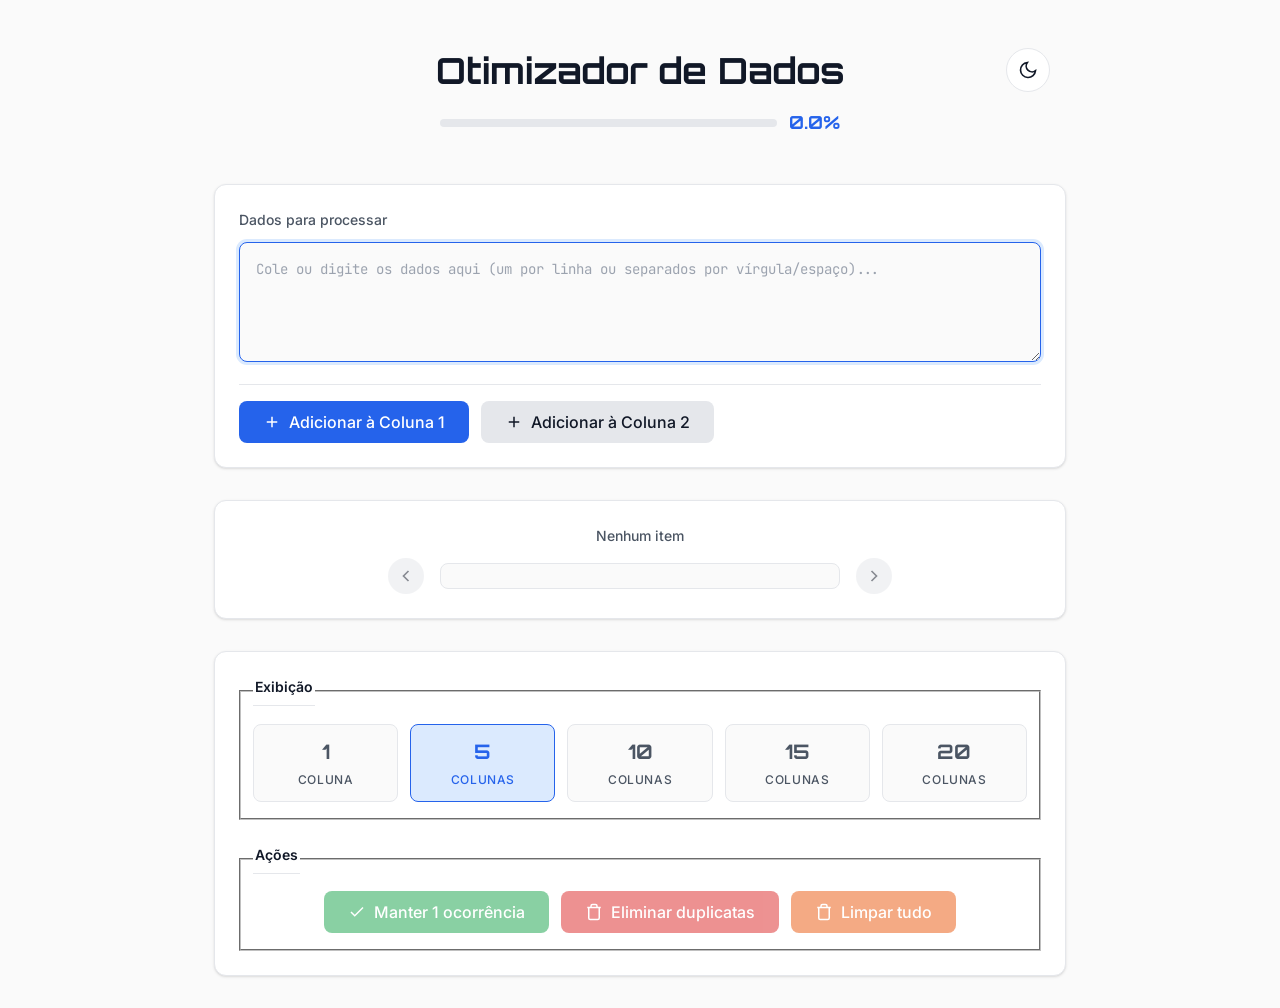
<file: index.html>
<!DOCTYPE html>
<html lang="pt-BR">
<head>
  <meta charset="UTF-8" />
  <meta name="viewport" content="width=device-width, initial-scale=1.0" />
  <meta http-equiv="X-UA-Compatible" content="IE=edge" />
  
  <!-- Preconnect para fontes -->
  <link rel="preconnect" href="https://fonts.googleapis.com" />
  <link rel="preconnect" href="https://fonts.gstatic.com" crossorigin />
  <link href="https://fonts.googleapis.com/css2?family=Exo+2:ital,wght@0,100..900;1,100..900&family=Inter:ital,opsz,wght@0,14..32,100..900;1,14..32,100..900&family=JetBrains+Mono:wght@400;500;600&family=Orbitron:wght@400..900&display=swap" rel="stylesheet" />
  
  <!-- Favicon -->
  <link rel="icon" href="./img/limpeza.png" type="image/png" />
  
  <!-- CSS - Design System -->
  <link rel="stylesheet" href="styles/tokens.css" />
  <link rel="stylesheet" href="styles/components.css" />
  
  <title>Otimizador de Dados 20.14</title>
  <meta name="description" content="Ferramenta para otimização e limpeza de dados duplicados" />
</head>

<body>
  <!-- Skip link para acessibilidade -->
  <a href="#main-content" class="skip-link">Pular para conteúdo principal</a>
  
  <!-- Container de toasts -->
  <div id="toast-container" class="toast-container" aria-live="polite" aria-label="Notificações"></div>
  
  <main id="main-content" class="app" role="main">
    <!-- Header -->
    <header class="app__header">
      <h1 class="app__title">Otimizador de Dados</h1>
      
      <!-- Dark Mode Toggle -->
      <button 
        type="button" 
        class="theme-toggle" 
        id="theme-toggle"
        aria-label="Alternar modo escuro"
        title="Alternar tema (claro/escuro)"
      >
        <svg class="icon-moon" viewBox="0 0 24 24" fill="none" stroke="currentColor" stroke-width="2" aria-hidden="true">
          <path d="M21 12.79A9 9 0 1 1 11.21 3 7 7 0 0 0 21 12.79z"/>
        </svg>
        <svg class="icon-sun" viewBox="0 0 24 24" fill="none" stroke="currentColor" stroke-width="2" aria-hidden="true">
          <circle cx="12" cy="12" r="5"/>
          <line x1="12" y1="1" x2="12" y2="3"/>
          <line x1="12" y1="21" x2="12" y2="23"/>
          <line x1="4.22" y1="4.22" x2="5.64" y2="5.64"/>
          <line x1="18.36" y1="18.36" x2="19.78" y2="19.78"/>
          <line x1="1" y1="12" x2="3" y2="12"/>
          <line x1="21" y1="12" x2="23" y2="12"/>
          <line x1="4.22" y1="19.78" x2="5.64" y2="18.36"/>
          <line x1="18.36" y1="5.64" x2="19.78" y2="4.22"/>
        </svg>
      </button>

      <!-- Barra de progresso -->
      <div class="app__progress" role="progressbar" aria-valuenow="0" aria-valuemin="0" aria-valuemax="100" aria-label="Progresso do processamento">
        <div class="app__progress-bar">
          <div id="progress-fill" class="app__progress-fill" style="width: 0%"></div>
        </div>
        <span id="progress-text" class="app__progress-text">0%</span>
      </div>
    </header>
    
    <!-- Seção de Input -->
    <section class="app__input-section" aria-labelledby="input-section-title">
      <h2 id="input-section-title" class="visually-hidden">Entrada de dados</h2>
      <label for="data-input" class="app__input-label">Dados para processar</label>
      <textarea 
        id="data-input" 
        class="app__textarea" 
        placeholder="Cole ou digite os dados aqui (um por linha ou separados por vírgula/espaço)..."
        aria-describedby="input-hint"
        spellcheck="false"
      ></textarea>
      <p id="input-hint" class="visually-hidden">Pressione Enter para adicionar à coluna selecionada, ou use os botões abaixo</p>
      
      <div class="app__input-actions">
        <button 
          type="button" 
          class="btn btn--primary btn--lg" 
          id="btn-add-col1"
          aria-label="Adicionar dados à Coluna 1"
        >
          <svg width="18" height="18" viewBox="0 0 24 24" fill="none" stroke="currentColor" stroke-width="2" aria-hidden="true">
            <path d="M12 5v14M5 12h14"/>
          </svg>
          Adicionar à Coluna 1
        </button>
        <button 
          type="button" 
          class="btn btn--secondary btn--lg" 
          id="btn-add-col2"
          aria-label="Adicionar dados à Coluna 2"
        >
          <svg width="18" height="18" viewBox="0 0 24 24" fill="none" stroke="currentColor" stroke-width="2" aria-hidden="true">
            <path d="M12 5v14M5 12h14"/>
          </svg>
          Adicionar à Coluna 2
        </button>
      </div>
    </section>
    
    <!-- Navegação -->
    <section class="app__navigation" aria-labelledby="nav-title">
      <h2 id="nav-title" class="visually-hidden">Navegação entre itens</h2>
      <p class="app__nav-label" id="nav-current-label">Item atual</p>
      
      <div class="app__nav-controls">
        <button 
          type="button" 
          class="btn btn--icon btn--secondary" 
          id="btn-prev"
          aria-label="Item anterior"
          disabled
        >
          <svg viewBox="0 0 24 24" fill="none" stroke="currentColor" stroke-width="2" aria-hidden="true">
            <path d="M15 18l-6-6 6-6"/>
          </svg>
        </button>
        
        <output 
          id="current-value" 
          class="app__current-value" 
          aria-live="polite"
          aria-label="Valor do item atual"
          readonly
        ></output>
        
        <button 
          type="button" 
          class="btn btn--icon btn--secondary" 
          id="btn-next"
          aria-label="Próximo item"
          disabled
        >
          <svg viewBox="0 0 24 24" fill="none" stroke="currentColor" stroke-width="2" aria-hidden="true">
            <path d="M9 18l6-6-6-6"/>
          </svg>
        </button>
      </div>
    </section>
    
    <!-- Controles -->
    <section class="app__controls" aria-labelledby="controls-title">
      <h2 id="controls-title" class="visually-hidden">Controles de processamento</h2>
      
      <!-- Grupo: Exibição -->
      <fieldset class="control-group">
        <legend class="control-group__legend">Exibição</legend>
        <div class="radio-group" role="radiogroup" aria-label="Número de colunas na visualização">
          <div class="radio-option">
            <input 
              type="radio" 
              class="radio-option__input" 
              name="columns" 
              value="1" 
              id="col-1"
              aria-label="1 coluna"
            />
            <label for="col-1" class="radio-option__label">
              <span class="radio-option__value">1</span>
              <span class="radio-option__text">coluna</span>
            </label>
          </div>
          <div class="radio-option">
            <input 
              type="radio" 
              class="radio-option__input" 
              name="columns" 
              value="5" 
              id="col-5"
              aria-label="5 colunas"
              checked
            />
            <label for="col-5" class="radio-option__label">
              <span class="radio-option__value">5</span>
              <span class="radio-option__text">colunas</span>
            </label>
          </div>
          <div class="radio-option">
            <input 
              type="radio" 
              class="radio-option__input" 
              name="columns" 
              value="10" 
              id="col-10"
              aria-label="10 colunas"
            />
            <label for="col-10" class="radio-option__label">
              <span class="radio-option__value">10</span>
              <span class="radio-option__text">colunas</span>
            </label>
          </div>
          <div class="radio-option">
            <input 
              type="radio" 
              class="radio-option__input" 
              name="columns" 
              value="15" 
              id="col-15"
              aria-label="15 colunas"
            />
            <label for="col-15" class="radio-option__label">
              <span class="radio-option__value">15</span>
              <span class="radio-option__text">colunas</span>
            </label>
          </div>
          <div class="radio-option">
            <input 
              type="radio" 
              class="radio-option__input" 
              name="columns" 
              value="20" 
              id="col-20"
              aria-label="20 colunas"
            />
            <label for="col-20" class="radio-option__label">
              <span class="radio-option__value">20</span>
              <span class="radio-option__text">colunas</span>
            </label>
          </div>
        </div>
      </fieldset>
      
      <!-- Grupo: Ações -->
      <fieldset class="control-group">
        <legend class="control-group__legend">Ações</legend>
        <div class="btn-group">
          <button 
            type="button" 
            class="btn btn--success btn--lg" 
            id="btn-keep-one"
            aria-label="Manter apenas uma ocorrência de cada item duplicado"
          >
            <svg width="18" height="18" viewBox="0 0 24 24" fill="none" stroke="currentColor" stroke-width="2" aria-hidden="true">
              <path d="M20 6L9 17l-5-5"/>
            </svg>
            Manter 1 ocorrência
          </button>
          <button 
            type="button" 
            class="btn btn--danger btn--lg" 
            id="btn-remove-all"
            aria-label="Eliminar todas as duplicatas (manter apenas itens únicos)"
          >
            <svg width="18" height="18" viewBox="0 0 24 24" fill="none" stroke="currentColor" stroke-width="2" aria-hidden="true">
              <path d="M3 6h18M19 6v14a2 2 0 0 1-2 2H7a2 2 0 0 1-2-2V6m3 0V4a2 2 0 0 1 2-2h4a2 2 0 0 1 2 2v2"/>
            </svg>
            Eliminar duplicatas
          </button>
          <button 
            type="button" 
            class="btn btn--warning btn--lg" 
            id="btn-clear"
            aria-label="Limpar todos os dados"
          >
            <svg width="18" height="18" viewBox="0 0 24 24" fill="none" stroke="currentColor" stroke-width="2" aria-hidden="true">
              <path d="M3 6h18M19 6v14a2 2 0 0 1-2 2H7a2 2 0 0 1-2-2V6m3 0V4a2 2 0 0 1 2-2h4a2 2 0 0 1 2 2v2"/>
            </svg>
            Limpar tudo
          </button>
        </div>
      </fieldset>
    </section>
    
    <!-- Resultados -->
    <section 
      id="results-section" 
      class="app__results" 
      hidden
      aria-labelledby="results-title"
      aria-live="polite"
    >
      <header class="results__header">
        <h2 id="results-title" class="results__title">Resultado</h2>
        <div class="results__actions">
          <span id="total-items" class="badge" aria-live="polite">Total: 0 itens</span>
          <button
            type="button"
            class="btn btn--primary btn--sm"
            id="btn-export"
            aria-label="Exportar tabela de resultados como planilha CSV"
            title="Exportar como planilha (CSV)"
          >
            <svg viewBox="0 0 24 24" fill="none" stroke="currentColor" stroke-width="2" aria-hidden="true">
              <path d="M21 15v4a2 2 0 0 1-2 2H5a2 2 0 0 1-2-2v-4"/>
              <polyline points="7 10 12 15 17 10"/>
              <line x1="12" y1="15" x2="12" y2="3"/>
            </svg>
            Exportar
          </button>
        </div>
      </header>
      <div class="results__table-wrapper" id="results-table-wrapper">
        <table id="results-table" class="results__table" aria-label="Lista de itens processados" data-columns="5">
          <thead id="results-thead"></thead>
          <tbody id="results-tbody"></tbody>
        </table>
      </div>
      <div id="results-empty" class="results__empty" hidden>
        <span class="results__empty-icon" aria-hidden="true">📭</span>
        <p>Nenhum dado para exibir</p>
        <p style="font-size: var(--text-sm);">Adicione dados na área de entrada acima</p>
      </div>
    </section>
  </main>
  
  <!-- Scripts -->
  <script src="./scripts/store.js"></script>
  <script src="./scripts/ui.js"></script>
  <script src="./scripts/app.js"></script>
</body>
</html>
</file>
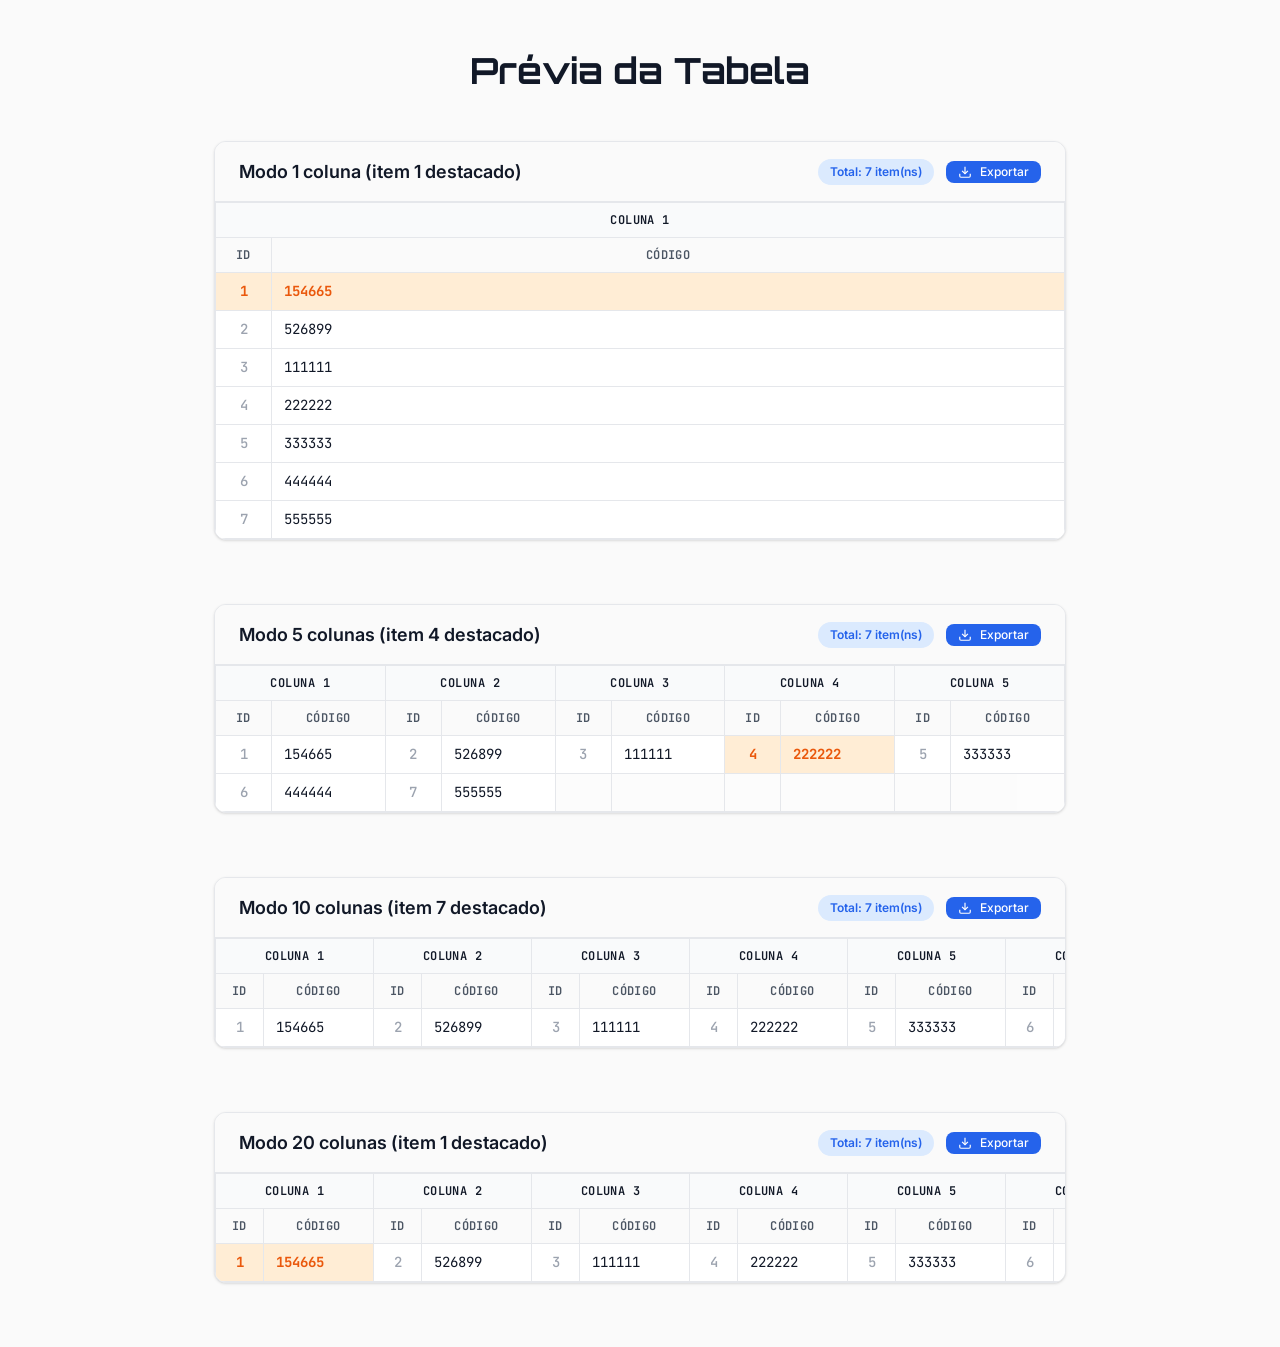
<file: _preview-tabela.html>
<!DOCTYPE html>
<html lang="pt-BR">
<head>
  <meta charset="UTF-8" />
  <meta name="viewport" content="width=device-width, initial-scale=1.0" />
  <title>Prévia - Tabela de Resultados</title>
  <link rel="preconnect" href="https://fonts.googleapis.com" />
  <link rel="preconnect" href="https://fonts.gstatic.com" crossorigin />
  <link href="https://fonts.googleapis.com/css2?family=Inter:wght@400;500;600;700&family=JetBrains+Mono:wght@400;500;600&family=Orbitron:wght@400..900&display=swap" rel="stylesheet" />
  <link rel="stylesheet" href="styles/tokens.css" />
  <link rel="stylesheet" href="styles/components.css" />
</head>
<body>
  <main class="app">
    <header class="app__header"><h1 class="app__title">Prévia da Tabela</h1></header>
    
    <section class="app__results" style="margin-bottom:32px">
      <header class="results__header">
        <h2 class="results__title">Modo 1 coluna (item 1 destacado)</h2>
        <div class="results__actions">
          <span class="badge">Total: 7 item(ns)</span>
          <button type="button" class="btn btn--primary btn--sm">
            <svg viewBox="0 0 24 24" fill="none" stroke="currentColor" stroke-width="2" aria-hidden="true">
              <path d="M21 15v4a2 2 0 0 1-2 2H5a2 2 0 0 1-2-2v-4"/>
              <polyline points="7 10 12 15 17 10"/>
              <line x1="12" y1="15" x2="12" y2="3"/>
            </svg>
            Exportar
          </button>
        </div>
      </header>
      <div class="results__table-wrapper">
        <table class="results__table" data-columns="1">
          <thead><tr class="results__head-groups"><th class="col-group" colspan="2" scope="colgroup">Coluna 1</th></tr><tr class="results__head-labels"><th class="col-id" scope="col">ID</th><th class="col-code" scope="col">CÓDIGO</th></tr></thead>
          <tbody><tr><td class="cell-index is-current">1</td><td class="cell-code is-current">154665</td></tr><tr><td class="cell-index">2</td><td class="cell-code">526899</td></tr><tr><td class="cell-index">3</td><td class="cell-code">111111</td></tr><tr><td class="cell-index">4</td><td class="cell-code">222222</td></tr><tr><td class="cell-index">5</td><td class="cell-code">333333</td></tr><tr><td class="cell-index">6</td><td class="cell-code">444444</td></tr><tr><td class="cell-index">7</td><td class="cell-code">555555</td></tr></tbody>
        </table>
      </div>
    </section>
  
    
    <section class="app__results" style="margin-bottom:32px">
      <header class="results__header">
        <h2 class="results__title">Modo 5 colunas (item 4 destacado)</h2>
        <div class="results__actions">
          <span class="badge">Total: 7 item(ns)</span>
          <button type="button" class="btn btn--primary btn--sm">
            <svg viewBox="0 0 24 24" fill="none" stroke="currentColor" stroke-width="2" aria-hidden="true">
              <path d="M21 15v4a2 2 0 0 1-2 2H5a2 2 0 0 1-2-2v-4"/>
              <polyline points="7 10 12 15 17 10"/>
              <line x1="12" y1="15" x2="12" y2="3"/>
            </svg>
            Exportar
          </button>
        </div>
      </header>
      <div class="results__table-wrapper">
        <table class="results__table" data-columns="5">
          <thead><tr class="results__head-groups"><th class="col-group" colspan="2" scope="colgroup">Coluna 1</th><th class="col-group" colspan="2" scope="colgroup">Coluna 2</th><th class="col-group" colspan="2" scope="colgroup">Coluna 3</th><th class="col-group" colspan="2" scope="colgroup">Coluna 4</th><th class="col-group" colspan="2" scope="colgroup">Coluna 5</th></tr><tr class="results__head-labels"><th class="col-id" scope="col">ID</th><th class="col-code" scope="col">CÓDIGO</th><th class="col-id" scope="col">ID</th><th class="col-code" scope="col">CÓDIGO</th><th class="col-id" scope="col">ID</th><th class="col-code" scope="col">CÓDIGO</th><th class="col-id" scope="col">ID</th><th class="col-code" scope="col">CÓDIGO</th><th class="col-id" scope="col">ID</th><th class="col-code" scope="col">CÓDIGO</th></tr></thead>
          <tbody><tr><td class="cell-index">1</td><td class="cell-code">154665</td><td class="cell-index">2</td><td class="cell-code">526899</td><td class="cell-index">3</td><td class="cell-code">111111</td><td class="cell-index is-current">4</td><td class="cell-code is-current">222222</td><td class="cell-index">5</td><td class="cell-code">333333</td></tr><tr><td class="cell-index">6</td><td class="cell-code">444444</td><td class="cell-index">7</td><td class="cell-code">555555</td><td class="cell-index cell-empty" aria-hidden="true"></td><td class="cell-code cell-empty" aria-hidden="true"></td><td class="cell-index cell-empty" aria-hidden="true"></td><td class="cell-code cell-empty" aria-hidden="true"></td><td class="cell-index cell-empty" aria-hidden="true"></td><td class="cell-code cell-empty" aria-hidden="true"></td></tr></tbody>
        </table>
      </div>
    </section>
  
    
    <section class="app__results" style="margin-bottom:32px">
      <header class="results__header">
        <h2 class="results__title">Modo 10 colunas (item 7 destacado)</h2>
        <div class="results__actions">
          <span class="badge">Total: 7 item(ns)</span>
          <button type="button" class="btn btn--primary btn--sm">
            <svg viewBox="0 0 24 24" fill="none" stroke="currentColor" stroke-width="2" aria-hidden="true">
              <path d="M21 15v4a2 2 0 0 1-2 2H5a2 2 0 0 1-2-2v-4"/>
              <polyline points="7 10 12 15 17 10"/>
              <line x1="12" y1="15" x2="12" y2="3"/>
            </svg>
            Exportar
          </button>
        </div>
      </header>
      <div class="results__table-wrapper">
        <table class="results__table" data-columns="10">
          <thead><tr class="results__head-groups"><th class="col-group" colspan="2" scope="colgroup">Coluna 1</th><th class="col-group" colspan="2" scope="colgroup">Coluna 2</th><th class="col-group" colspan="2" scope="colgroup">Coluna 3</th><th class="col-group" colspan="2" scope="colgroup">Coluna 4</th><th class="col-group" colspan="2" scope="colgroup">Coluna 5</th><th class="col-group" colspan="2" scope="colgroup">Coluna 6</th><th class="col-group" colspan="2" scope="colgroup">Coluna 7</th><th class="col-group" colspan="2" scope="colgroup">Coluna 8</th><th class="col-group" colspan="2" scope="colgroup">Coluna 9</th><th class="col-group" colspan="2" scope="colgroup">Coluna 10</th></tr><tr class="results__head-labels"><th class="col-id" scope="col">ID</th><th class="col-code" scope="col">CÓDIGO</th><th class="col-id" scope="col">ID</th><th class="col-code" scope="col">CÓDIGO</th><th class="col-id" scope="col">ID</th><th class="col-code" scope="col">CÓDIGO</th><th class="col-id" scope="col">ID</th><th class="col-code" scope="col">CÓDIGO</th><th class="col-id" scope="col">ID</th><th class="col-code" scope="col">CÓDIGO</th><th class="col-id" scope="col">ID</th><th class="col-code" scope="col">CÓDIGO</th><th class="col-id" scope="col">ID</th><th class="col-code" scope="col">CÓDIGO</th><th class="col-id" scope="col">ID</th><th class="col-code" scope="col">CÓDIGO</th><th class="col-id" scope="col">ID</th><th class="col-code" scope="col">CÓDIGO</th><th class="col-id" scope="col">ID</th><th class="col-code" scope="col">CÓDIGO</th></tr></thead>
          <tbody><tr><td class="cell-index">1</td><td class="cell-code">154665</td><td class="cell-index">2</td><td class="cell-code">526899</td><td class="cell-index">3</td><td class="cell-code">111111</td><td class="cell-index">4</td><td class="cell-code">222222</td><td class="cell-index">5</td><td class="cell-code">333333</td><td class="cell-index">6</td><td class="cell-code">444444</td><td class="cell-index is-current">7</td><td class="cell-code is-current">555555</td><td class="cell-index cell-empty" aria-hidden="true"></td><td class="cell-code cell-empty" aria-hidden="true"></td><td class="cell-index cell-empty" aria-hidden="true"></td><td class="cell-code cell-empty" aria-hidden="true"></td><td class="cell-index cell-empty" aria-hidden="true"></td><td class="cell-code cell-empty" aria-hidden="true"></td></tr></tbody>
        </table>
      </div>
    </section>
  
    
    <section class="app__results" style="margin-bottom:32px">
      <header class="results__header">
        <h2 class="results__title">Modo 20 colunas (item 1 destacado)</h2>
        <div class="results__actions">
          <span class="badge">Total: 7 item(ns)</span>
          <button type="button" class="btn btn--primary btn--sm">
            <svg viewBox="0 0 24 24" fill="none" stroke="currentColor" stroke-width="2" aria-hidden="true">
              <path d="M21 15v4a2 2 0 0 1-2 2H5a2 2 0 0 1-2-2v-4"/>
              <polyline points="7 10 12 15 17 10"/>
              <line x1="12" y1="15" x2="12" y2="3"/>
            </svg>
            Exportar
          </button>
        </div>
      </header>
      <div class="results__table-wrapper">
        <table class="results__table" data-columns="20">
          <thead><tr class="results__head-groups"><th class="col-group" colspan="2" scope="colgroup">Coluna 1</th><th class="col-group" colspan="2" scope="colgroup">Coluna 2</th><th class="col-group" colspan="2" scope="colgroup">Coluna 3</th><th class="col-group" colspan="2" scope="colgroup">Coluna 4</th><th class="col-group" colspan="2" scope="colgroup">Coluna 5</th><th class="col-group" colspan="2" scope="colgroup">Coluna 6</th><th class="col-group" colspan="2" scope="colgroup">Coluna 7</th><th class="col-group" colspan="2" scope="colgroup">Coluna 8</th><th class="col-group" colspan="2" scope="colgroup">Coluna 9</th><th class="col-group" colspan="2" scope="colgroup">Coluna 10</th><th class="col-group" colspan="2" scope="colgroup">Coluna 11</th><th class="col-group" colspan="2" scope="colgroup">Coluna 12</th><th class="col-group" colspan="2" scope="colgroup">Coluna 13</th><th class="col-group" colspan="2" scope="colgroup">Coluna 14</th><th class="col-group" colspan="2" scope="colgroup">Coluna 15</th><th class="col-group" colspan="2" scope="colgroup">Coluna 16</th><th class="col-group" colspan="2" scope="colgroup">Coluna 17</th><th class="col-group" colspan="2" scope="colgroup">Coluna 18</th><th class="col-group" colspan="2" scope="colgroup">Coluna 19</th><th class="col-group" colspan="2" scope="colgroup">Coluna 20</th></tr><tr class="results__head-labels"><th class="col-id" scope="col">ID</th><th class="col-code" scope="col">CÓDIGO</th><th class="col-id" scope="col">ID</th><th class="col-code" scope="col">CÓDIGO</th><th class="col-id" scope="col">ID</th><th class="col-code" scope="col">CÓDIGO</th><th class="col-id" scope="col">ID</th><th class="col-code" scope="col">CÓDIGO</th><th class="col-id" scope="col">ID</th><th class="col-code" scope="col">CÓDIGO</th><th class="col-id" scope="col">ID</th><th class="col-code" scope="col">CÓDIGO</th><th class="col-id" scope="col">ID</th><th class="col-code" scope="col">CÓDIGO</th><th class="col-id" scope="col">ID</th><th class="col-code" scope="col">CÓDIGO</th><th class="col-id" scope="col">ID</th><th class="col-code" scope="col">CÓDIGO</th><th class="col-id" scope="col">ID</th><th class="col-code" scope="col">CÓDIGO</th><th class="col-id" scope="col">ID</th><th class="col-code" scope="col">CÓDIGO</th><th class="col-id" scope="col">ID</th><th class="col-code" scope="col">CÓDIGO</th><th class="col-id" scope="col">ID</th><th class="col-code" scope="col">CÓDIGO</th><th class="col-id" scope="col">ID</th><th class="col-code" scope="col">CÓDIGO</th><th class="col-id" scope="col">ID</th><th class="col-code" scope="col">CÓDIGO</th><th class="col-id" scope="col">ID</th><th class="col-code" scope="col">CÓDIGO</th><th class="col-id" scope="col">ID</th><th class="col-code" scope="col">CÓDIGO</th><th class="col-id" scope="col">ID</th><th class="col-code" scope="col">CÓDIGO</th><th class="col-id" scope="col">ID</th><th class="col-code" scope="col">CÓDIGO</th><th class="col-id" scope="col">ID</th><th class="col-code" scope="col">CÓDIGO</th></tr></thead>
          <tbody><tr><td class="cell-index is-current">1</td><td class="cell-code is-current">154665</td><td class="cell-index">2</td><td class="cell-code">526899</td><td class="cell-index">3</td><td class="cell-code">111111</td><td class="cell-index">4</td><td class="cell-code">222222</td><td class="cell-index">5</td><td class="cell-code">333333</td><td class="cell-index">6</td><td class="cell-code">444444</td><td class="cell-index">7</td><td class="cell-code">555555</td><td class="cell-index cell-empty" aria-hidden="true"></td><td class="cell-code cell-empty" aria-hidden="true"></td><td class="cell-index cell-empty" aria-hidden="true"></td><td class="cell-code cell-empty" aria-hidden="true"></td><td class="cell-index cell-empty" aria-hidden="true"></td><td class="cell-code cell-empty" aria-hidden="true"></td><td class="cell-index cell-empty" aria-hidden="true"></td><td class="cell-code cell-empty" aria-hidden="true"></td><td class="cell-index cell-empty" aria-hidden="true"></td><td class="cell-code cell-empty" aria-hidden="true"></td><td class="cell-index cell-empty" aria-hidden="true"></td><td class="cell-code cell-empty" aria-hidden="true"></td><td class="cell-index cell-empty" aria-hidden="true"></td><td class="cell-code cell-empty" aria-hidden="true"></td><td class="cell-index cell-empty" aria-hidden="true"></td><td class="cell-code cell-empty" aria-hidden="true"></td><td class="cell-index cell-empty" aria-hidden="true"></td><td class="cell-code cell-empty" aria-hidden="true"></td><td class="cell-index cell-empty" aria-hidden="true"></td><td class="cell-code cell-empty" aria-hidden="true"></td><td class="cell-index cell-empty" aria-hidden="true"></td><td class="cell-code cell-empty" aria-hidden="true"></td><td class="cell-index cell-empty" aria-hidden="true"></td><td class="cell-code cell-empty" aria-hidden="true"></td><td class="cell-index cell-empty" aria-hidden="true"></td><td class="cell-code cell-empty" aria-hidden="true"></td></tr></tbody>
        </table>
      </div>
    </section>
  
  </main>
</body>
</html>
</file>
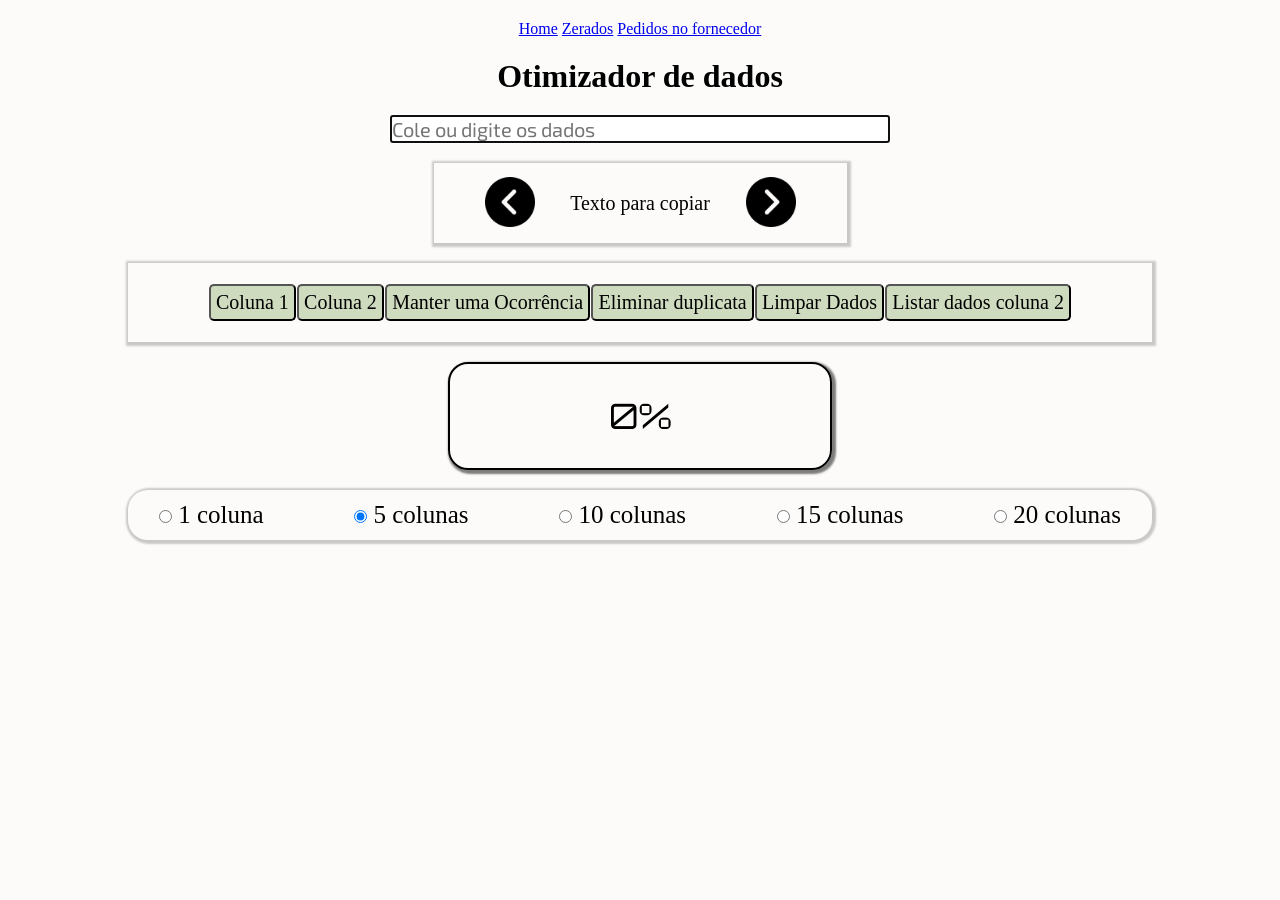
<file: pages/pedidos.html>
<!DOCTYPE html>

<html lang="pt-BR">
  <head>
    <meta http-equiv="CONTENT-TYPE" content="text/html; charset=UTF-8" />
    <link rel="preconnect" href="https://fonts.googleapis.com" />
    <link rel="preconnect" href="https://fonts.gstatic.com" crossorigin />
    <link
      href="https://fonts.googleapis.com/css2?family=Exo+2:ital,wght@0,100..900;1,100..900&family=Inter:ital,opsz,wght@0,14..32,100..900;1,14..32,100..900&family=Orbitron:wght@400..900&display=swap"
      rel="stylesheet"
    />
    <link rel="icon" href="../img/limpeza.png" type="image/png" />
    <link rel="stylesheet" href="../styles/style.css" />
    <title>Otimizador de dados 19.13</title>
  </head>

  <body>
    <header>
      <a href="../index.html">Home</a>
      <a href="zerados.html">Zerados</a>
      <a href="pedidos.html">Pedidos no fornecedor</a>
    </header>
    <h1>Otimizador de dados</h1>
    <input
      id="caixa"
      type="text"
      placeholder="Cole ou digite os dados"
      autofocus
    />
    <div class="container__botoes__Secundarios">
      <button class="container-botoes-imagem" id="anterior" title="Anterior">
        <img src="../img/anterior.png" alt="Voltar" />
      </button>
      <input type="text" id="valor" value="Texto para copiar" readonly />
      <button class="container-botoes-imagem" id="proximo" title="Próximo">
        <img src="../img/proximo.png" alt="Próximo" />
      </button>
    </div>
    <div class="container">
      <button class="container-botoes" id="botaoMais">Coluna 1</button>

      <button class="container-botoes" id="botaoMais2">Coluna 2</button>

      <button class="container-botoes" id="umaOcorrencia">
        Manter uma Ocorrência
      </button>

      <button class="container-botoes" id="zeroOcorrencia">
        Eliminar duplicata
      </button>

      <button class="container-botoes" id="limpaLocal">Limpar Dados</button>

      <button class="container-botoes" id="botao">Listar dados coluna 2</button>
    </div>
    <div class="container__porcentagem">
      <p id="porcentagem"></p>
    </div>

    <div class="container__radio">
      <label>
        <input type="radio" class="botaoRadio" name="colunas" value="1" /> 1
        coluna
      </label>
      <label>
        <input
          type="radio"
          class="botaoRadio"
          name="colunas"
          value="5"
          checked
        />
        5 colunas
      </label>
      <label>
        <input type="radio" class="botaoRadio" name="colunas" value="10" /> 10
        colunas
      </label>
      <label>
        <input type="radio" class="botaoRadio" name="colunas" value="15" /> 15
        colunas
      </label>
      <label>
        <input type="radio" class="botaoRadio" name="colunas" value="20" /> 20
        colunas
      </label>
    </div>
    <div class="container__resposta">
      <pre id="resposta"></pre>
    </div>
    <script src="../scripts/main.js"></script>
  </body>
</html>
</file>
<file: styles/tokens.css>
/* ========================================
   DESIGN TOKENS - Sistema de Design
   ========================================
   Centraliza todas as decisões visuais:
   cores, espaçamento, tipografia, bordas,
   sombras, transições, z-index, breakpoints
   ======================================== */

:root {
  /* ===== CORES SEMÂNTICAS ===== */
  /* Primária - Ações principais */
  --color-primary: #2563eb;
  --color-primary-hover: #1d4ed8;
  --color-primary-active: #1e40af;
  --color-primary-light: #dbeafe;
  --color-primary-text: #ffffff;

  /* Sucesso - Operações bem-sucedidas */
  --color-success: #16a34a;
  --color-success-hover: #15803d;
  --color-success-light: #dcfce7;
  --color-success-text: #ffffff;

  /* Perigo - Ações destrutivas */
  --color-danger: #dc2626;
  --color-danger-hover: #b91c1c;
  --color-danger-light: #fee2e2;
  --color-danger-text: #ffffff;

  /* Aviso - Atenção necessária */
  --color-warning: #ea580c;
  --color-warning-hover: #c2410c;
  --color-warning-light: #ffedd5;
  --color-warning-text: #ffffff;

  /* Neutros - Superfícies e texto */
  --color-bg: #fafafa;
  --color-surface: #ffffff;
  --color-surface-hover: #f9fafb;
  --color-border: #e5e7eb;
  --color-border-strong: #d1d5db;
  --color-text: #111827;
  --color-text-secondary: #4b5563;
  --color-text-muted: #9ca3af;
  --color-text-inverse: #ffffff;

  /* Estados de foco (acessibilidade) */
  --color-focus: #2563eb;
  --color-focus-ring: rgba(37, 99, 235, 0.4);

  /* ===== ESPAÇAMENTO (base 4px) ===== */
  --space-0: 0;
  --space-1: 4px;    /* 0.25rem */
  --space-2: 8px;    /* 0.5rem */
  --space-3: 12px;   /* 0.75rem */
  --space-4: 16px;   /* 1rem */
  --space-5: 20px;   /* 1.25rem */
  --space-6: 24px;   /* 1.5rem */
  --space-8: 32px;   /* 2rem */
  --space-10: 40px;  /* 2.5rem */
  --space-12: 48px;  /* 3rem */
  --space-16: 64px;  /* 4rem */

  /* ===== TIPOGRAFIA ===== */
  --font-sans: 'Inter', system-ui, -apple-system, BlinkMacSystemFont, 'Segoe UI', sans-serif;
  --font-mono: 'JetBrains Mono', 'Fira Code', 'Consolas', monospace;
  --font-display: 'Orbitron', sans-serif;

  --text-xs: 0.75rem;    /* 12px */
  --text-sm: 0.875rem;   /* 14px */
  --text-base: 1rem;     /* 16px */
  --text-lg: 1.125rem;   /* 18px */
  --text-xl: 1.25rem;    /* 20px */
  --text-2xl: 1.5rem;    /* 24px */
  --text-3xl: 1.875rem;  /* 30px */
  --text-4xl: 2.25rem;   /* 36px */

  --font-weight-normal: 400;
  --font-weight-medium: 500;
  --font-weight-semibold: 600;
  --font-weight-bold: 700;

  --line-height-tight: 1.25;
  --line-height-normal: 1.5;
  --line-height-relaxed: 1.75;

  /* ===== BORDAS ===== */
  --radius-none: 0;
  --radius-sm: 4px;
  --radius-md: 8px;
  --radius-lg: 12px;
  --radius-xl: 16px;
  --radius-full: 9999px;

  --border-width-thin: 1px;
  --border-width-medium: 2px;
  --border-width-thick: 3px;

  /* ===== SOMBRAS ===== */
  --shadow-none: none;
  --shadow-xs: 0 1px 2px 0 rgb(0 0 0 / 0.05);
  --shadow-sm: 0 1px 3px 0 rgb(0 0 0 / 0.1), 0 1px 2px -1px rgb(0 0 0 / 0.1);
  --shadow-md: 0 4px 6px -1px rgb(0 0 0 / 0.1), 0 2px 4px -2px rgb(0 0 0 / 0.1);
  --shadow-lg: 0 10px 15px -3px rgb(0 0 0 / 0.1), 0 4px 6px -4px rgb(0 0 0 / 0.1);
  --shadow-xl: 0 20px 25px -5px rgb(0 0 0 / 0.1), 0 8px 10px -6px rgb(0 0 0 / 0.1);

  /* ===== TRANSIÇÕES ===== */
  --transition-fast: 100ms ease;
  --transition-base: 200ms ease;
  --transition-slow: 300ms ease;

  /* ===== Z-INDEX ===== */
  --z-dropdown: 100;
  --z-sticky: 200;
  --z-modal: 300;
  --z-popover: 400;
  --z-tooltip: 500;
  --z-toast: 600;

  /* ===== BREAKPOINTS (mobile-first) ===== */
  --bp-sm: 640px;
  --bp-md: 768px;
  --bp-lg: 1024px;
  --bp-xl: 1280px;
  --bp-2xl: 1536px;

  /* ===== LAYOUT ===== */
  --container-max: 900px;
  --header-height: 64px;
  --sidebar-width: 280px;
}

/* ===== MODO ESCURO ===== */
/* Controlado via classes .dark-mode / .light-mode no <html> */
html.dark-mode {
  --color-bg: #0f172a;
  --color-surface: #1e293b;
  --color-surface-hover: #334155;
  --color-border: #334155;
  --color-border-strong: #475569;
  --color-text: #f1f5f9;
  --color-text-secondary: #cbd5e1;
  --color-text-muted: #94a3b8;
  --color-primary-light: #1e3a5f;
  --color-success-light: #14532d;
  --color-danger-light: #7f1d1d;
  --color-warning-light: #7c2d12;
}

/* Modo claro explícito (para sobrescrever prefers-color-scheme) */
html.light-mode {
  --color-bg: #fafafa;
  --color-surface: #ffffff;
  --color-surface-hover: #f9fafb;
  --color-border: #e5e7eb;
  --color-border-strong: #d1d5db;
  --color-text: #111827;
  --color-text-secondary: #4b5563;
  --color-text-muted: #9ca3af;
  --color-primary-light: #dbeafe;
  --color-success-light: #dcfce7;
  --color-danger-light: #fee2e2;
  --color-warning-light: #ffedd5;
}

/* Preferência do sistema (aplica apenas se NÃO houver escolha explícita do usuário) */
@media (prefers-color-scheme: dark) {
  html:not(.dark-mode):not(.light-mode) {
    --color-bg: #0f172a;
    --color-surface: #1e293b;
    --color-surface-hover: #334155;
    --color-border: #334155;
    --color-border-strong: #475569;
    --color-text: #f1f5f9;
    --color-text-secondary: #cbd5e1;
    --color-text-muted: #94a3b8;
    --color-primary-light: #1e3a5f;
    --color-success-light: #14532d;
    --color-danger-light: #7f1d1d;
    --color-warning-light: #7c2d12;
  }
}

@media (prefers-color-scheme: light) {
  html:not(.dark-mode):not(.light-mode) {
    --color-bg: #fafafa;
    --color-surface: #ffffff;
    --color-surface-hover: #f9fafb;
    --color-border: #e5e7eb;
    --color-border-strong: #d1d5db;
    --color-text: #111827;
    --color-text-secondary: #4b5563;
    --color-text-muted: #9ca3af;
    --color-primary-light: #dbeafe;
    --color-success-light: #dcfce7;
    --color-danger-light: #fee2e2;
    --color-warning-light: #ffedd5;
  }
}

/* ===== REDUÇÃO DE MOVIMENTO (acessibilidade) ===== */
@media (prefers-reduced-motion: reduce) {
  :root {
    --transition-fast: 0ms;
    --transition-base: 0ms;
    --transition-slow: 0ms;
  }
  
  *,
  *::before,
  *::after {
    animation-duration: 0.01ms !important;
    animation-iteration-count: 1 !important;
    transition-duration: 0.01ms !important;
  }
}
</file>
<file: styles/components.css>
/* ========================================
   COMPONENTES - Estilos BEM + Design Tokens
   ========================================
   Componentes reutilizáveis construídos sobre
   os design tokens definidos em tokens.css
   ======================================== */

/* ===== RESET & BASE ===== */
*,
*::before,
*::after {
  box-sizing: border-box;
  margin: 0;
}

html {
  font-size: 16px;
  -webkit-font-smoothing: antialiased;
  -moz-osx-font-smoothing: grayscale;
}

body {
  font-family: var(--font-sans);
  font-size: var(--text-base);
  line-height: var(--line-height-normal);
  color: var(--color-text);
  background-color: var(--color-bg);
  min-height: 100vh;
}

/* Foco visível para acessibilidade */
:focus-visible {
  outline: var(--border-width-medium) solid var(--color-focus);
  outline-offset: 2px;
}

/* Skip link para navegação por teclado */
.skip-link {
  position: absolute;
  top: -100%;
  left: var(--space-4);
  padding: var(--space-2) var(--space-4);
  background: var(--color-primary);
  color: var(--color-primary-text);
  border-radius: var(--radius-md);
  z-index: var(--z-tooltip);
  text-decoration: none;
  font-weight: var(--font-weight-medium);
}

.skip-link:focus {
  top: var(--space-4);
}

/* Utilitário para esconder visualmente mas manter acessível */
.visually-hidden {
  position: absolute;
  width: 1px;
  height: 1px;
  padding: 0;
  margin: -1px;
  overflow: hidden;
  clip: rect(0, 0, 0, 0);
  white-space: nowrap;
  border: 0;
}

/* ===== LAYOUT PRINCIPAL ===== */
.app {
  max-width: var(--container-max);
  margin: 0 auto;
  padding: var(--space-6) var(--space-4);
  min-height: 100vh;
  display: flex;
  flex-direction: column;
  gap: var(--space-6);
}

@media (min-width: 768px) {
  .app {
    padding: var(--space-8) var(--space-6);
    gap: var(--space-8);
  }
}

/* ===== HEADER ===== */
.app__header {
  display: flex;
  flex-direction: column;
  align-items: center;
  text-align: center;
  gap: var(--space-4);
  padding: var(--space-4) 0;
  position: relative;
}

/* Dark Mode Toggle */
.theme-toggle {
  position: absolute;
  top: var(--space-4);
  right: var(--space-4);
  width: 44px;
  height: 44px;
  display: flex;
  align-items: center;
  justify-content: center;
  background: var(--color-surface);
  border: var(--border-width-thin) solid var(--color-border);
  border-radius: var(--radius-full);
  cursor: pointer;
  color: var(--color-text);
  transition: all var(--transition-base);
  z-index: var(--z-sticky);
}

.theme-toggle:hover {
  background: var(--color-surface-hover);
  border-color: var(--color-border-strong);
  transform: scale(1.05);
}

.theme-toggle:focus-visible {
  outline: var(--border-width-medium) solid var(--color-focus);
  outline-offset: 2px;
}

.theme-toggle svg {
  width: 20px;
  height: 20px;
  transition: opacity var(--transition-fast), transform var(--transition-fast);
}

.theme-toggle .icon-sun {
  display: none;
}

/* Modo escuro: mostra o sol (ação: ir para claro) */
html.dark-mode .theme-toggle .icon-moon {
  display: none;
}

html.dark-mode .theme-toggle .icon-sun {
  display: block;
}

/* Modo claro: garante a lua visível (ação: ir para escuro) */
html.light-mode .theme-toggle .icon-moon {
  display: block;
}

html.light-mode .theme-toggle .icon-sun {
  display: none;
}

@media (max-width: 639px) {
  .theme-toggle {
    top: var(--space-3);
    right: var(--space-3);
    width: 40px;
    height: 40px;
  }
}

.app__title {
  font-family: var(--font-display);
  font-size: var(--text-3xl);
  font-weight: var(--font-weight-bold);
  color: var(--color-text);
  line-height: var(--line-height-tight);
}

@media (min-width: 768px) {
  .app__title {
    font-size: var(--text-4xl);
  }
}

/* Progress Bar */
.app__progress {
  width: 100%;
  max-width: 400px;
  display: flex;
  align-items: center;
  gap: var(--space-3);
}

.app__progress-bar {
  flex: 1;
  height: 8px;
  background: var(--color-border);
  border-radius: var(--radius-full);
  overflow: hidden;
}

.app__progress-fill {
  height: 100%;
  background: linear-gradient(90deg, var(--color-primary), var(--color-success));
  border-radius: var(--radius-full);
  transition: width var(--transition-base);
  width: 0%;
}

.app__progress-text {
  font-family: var(--font-display);
  font-size: var(--text-lg);
  font-weight: var(--font-weight-bold);
  color: var(--color-primary);
  min-width: 50px;
  text-align: right;
}

/* ===== SEÇÃO DE INPUT ===== */
.app__input-section {
  background: var(--color-surface);
  border: var(--border-width-thin) solid var(--color-border);
  border-radius: var(--radius-lg);
  padding: var(--space-6);
  box-shadow: var(--shadow-sm);
}

.app__input-label {
  display: block;
  font-size: var(--text-sm);
  font-weight: var(--font-weight-medium);
  color: var(--color-text-secondary);
  margin-bottom: var(--space-3);
}

.app__textarea {
  width: 100%;
  min-height: 120px;
  padding: var(--space-4);
  font-family: var(--font-mono);
  font-size: var(--text-sm);
  line-height: var(--line-height-normal);
  color: var(--color-text);
  background: var(--color-bg);
  border: var(--border-width-thin) solid var(--color-border);
  border-radius: var(--radius-md);
  resize: vertical;
  transition: border-color var(--transition-fast), box-shadow var(--transition-fast);
}

.app__textarea:focus {
  outline: none;
  border-color: var(--color-primary);
  box-shadow: 0 0 0 3px var(--color-primary-light);
}

.app__textarea::placeholder {
  color: var(--color-text-muted);
}

.app__input-actions {
  display: flex;
  flex-wrap: wrap;
  gap: var(--space-3);
  margin-top: var(--space-4);
  padding-top: var(--space-4);
  border-top: var(--border-width-thin) solid var(--color-border);
}

/* ===== NAVEGAÇÃO ===== */
.app__navigation {
  background: var(--color-surface);
  border: var(--border-width-thin) solid var(--color-border);
  border-radius: var(--radius-lg);
  padding: var(--space-6);
  box-shadow: var(--shadow-sm);
}

.app__nav-label {
  display: block;
  font-size: var(--text-sm);
  font-weight: var(--font-weight-medium);
  color: var(--color-text-secondary);
  margin-bottom: var(--space-3);
  text-align: center;
}

.app__nav-controls {
  display: flex;
  align-items: center;
  justify-content: center;
  gap: var(--space-4);
  flex-wrap: wrap;
}

.app__current-value {
  flex: 1;
  min-width: 200px;
  max-width: 400px;
  padding: var(--space-3) var(--space-4);
  font-family: var(--font-mono);
  font-size: var(--text-base);
  text-align: center;
  color: var(--color-text);
  background: var(--color-bg);
  border: var(--border-width-thin) solid var(--color-border);
  border-radius: var(--radius-md);
  word-break: break-all;
}

/* ===== CONTROLES ===== */
.app__controls {
  background: var(--color-surface);
  border: var(--border-width-thin) solid var(--color-border);
  border-radius: var(--radius-lg);
  padding: var(--space-6);
  box-shadow: var(--shadow-sm);
}

.control-group {
  margin-bottom: var(--space-6);
  padding-bottom: var(--space-4);
}

.control-group:last-child {
  margin-bottom: 0;
}

.control-group__legend {
  display: block;
  font-size: var(--text-sm);
  font-weight: var(--font-weight-semibold);
  color: var(--color-text);
  margin-bottom: var(--space-3);
  padding-bottom: var(--space-2);
  border-bottom: var(--border-width-thin) solid var(--color-border);
}

/* Radio Group */
.radio-group {
  display: flex;
  flex-wrap: wrap;
  gap: var(--space-3);
}

.radio-option {
  position: relative;
  flex: 1;
  min-width: 80px;
}

.radio-option__input {
  position: absolute;
  opacity: 0;
  width: 0;
  height: 0;
}

.radio-option__label {
  display: flex;
  flex-direction: column;
  align-items: center;
  gap: var(--space-1);
  padding: var(--space-3) var(--space-2);
  font-size: var(--text-sm);
  font-weight: var(--font-weight-medium);
  color: var(--color-text-secondary);
  background: var(--color-bg);
  border: var(--border-width-thin) solid var(--color-border);
  border-radius: var(--radius-md);
  cursor: pointer;
  transition: all var(--transition-fast);
  text-align: center;
}

.radio-option__label:hover {
  border-color: var(--color-primary);
  color: var(--color-primary);
}

.radio-option__input:focus-visible + .radio-option__label {
  outline: var(--border-width-medium) solid var(--color-focus);
  outline-offset: 2px;
  border-color: var(--color-primary);
}

.radio-option__input:checked + .radio-option__label {
  background: var(--color-primary-light);
  border-color: var(--color-primary);
  color: var(--color-primary);
}

.radio-option__value {
  font-family: var(--font-display);
  font-size: var(--text-xl);
  font-weight: var(--font-weight-bold);
}

.radio-option__text {
  font-size: var(--text-xs);
  text-transform: uppercase;
  letter-spacing: 0.05em;
}

/* Button Group */
.btn-group {
  display: flex;
  flex-wrap: wrap;
  gap: var(--space-3);
  justify-content: center;
}

/* ===== RESULTADOS ===== */
.app__results {
  background: var(--color-surface);
  border: var(--border-width-thin) solid var(--color-border);
  border-radius: var(--radius-lg);
  box-shadow: var(--shadow-sm);
  overflow: hidden;
}

.app__results[hidden] {
  display: none;
}

.results__header {
  display: flex;
  align-items: center;
  justify-content: space-between;
  padding: var(--space-4) var(--space-6);
  background: var(--color-bg);
  border-bottom: var(--border-width-thin) solid var(--color-border);
  flex-wrap: wrap;
  gap: var(--space-3);
}

.results__title {
  font-size: var(--text-lg);
  font-weight: var(--font-weight-semibold);
  color: var(--color-text);
}

/* Ações do cabeçalho de resultados (badge + exportar) */
.results__actions {
  display: flex;
  align-items: center;
  gap: var(--space-3);
  flex-wrap: wrap;
}

.badge {
  display: inline-flex;
  align-items: center;
  padding: var(--space-1) var(--space-3);
  font-size: var(--text-xs);
  font-weight: var(--font-weight-semibold);
  color: var(--color-primary);
  background: var(--color-primary-light);
  border-radius: var(--radius-full);
}

/* ===== TABELA DE RESULTADOS =====
   Estrutura em blocos "Coluna N", cada um com ID + CÓDIGO,
   replicando o modelo da planilha.
   ================================= */
.results__table-wrapper {
  overflow: auto;
  max-height: 60vh;
  background: var(--color-surface);
}

.results__table {
  border-collapse: collapse;
  width: auto;
  min-width: 100%;
  font-family: var(--font-mono);
  font-size: var(--text-sm);
  line-height: var(--line-height-normal);
  color: var(--color-text);
}

/* --- Cabeçalho (2 linhas: grupos + ID/CÓDIGO) --- */
.results__table thead {
  position: sticky;
  top: 0;
  z-index: 10;
}

.results__table thead th {
  padding: var(--space-2) var(--space-3);
  font-size: var(--text-xs);
  font-weight: var(--font-weight-semibold);
  text-transform: uppercase;
  letter-spacing: 0.04em;
  text-align: center;
  white-space: nowrap;
  border: var(--border-width-thin) solid var(--color-border);
}

/* Linha 1 - grupos "Coluna N" */
.results__head-groups th {
  background: var(--color-surface-hover);
  color: var(--color-text);
  border-bottom: var(--border-width-medium) solid var(--color-border-strong);
}

/* Linha 2 - rótulos ID / CÓDIGO */
.results__head-labels th {
  background: var(--color-bg);
  color: var(--color-text-secondary);
}

/* --- Corpo --- */
.results__table tbody td {
  padding: var(--space-2) var(--space-3);
  border: var(--border-width-thin) solid var(--color-border);
  vertical-align: middle;
  white-space: nowrap;
  overflow: hidden;
  text-overflow: ellipsis;
}

.results__table tbody tr:hover td:not(.cell-empty) {
  background: var(--color-surface-hover);
}

/* Coluna ID (índice) */
.results__table .cell-index {
  min-width: 48px;
  width: 56px;
  text-align: center;
  color: var(--color-text-muted);
  font-variant-numeric: tabular-nums;
  font-weight: var(--font-weight-medium);
}

/* Coluna CÓDIGO (valor) */
.results__table .cell-code {
  min-width: 110px;
  color: var(--color-text);
}

/* Células vazias (completam a última linha, como na planilha) */
.results__table .cell-empty {
  background: var(--color-bg);
  opacity: 0.4;
}

/* Item atual destacado */
.results__table .is-current {
  background: var(--color-warning-light) !important;
  color: var(--color-warning);
  font-weight: var(--font-weight-bold);
}

/* Layout responsivo: em telas pequenas, mantém o scroll horizontal
   e reduz o tamanho mínimo das células para caber mais blocos */
@media (max-width: 639px) {
  .results__table thead th,
  .results__table tbody td {
    padding: var(--space-1) var(--space-2);
  }

  .results__table .cell-index {
    width: 40px;
    min-width: 40px;
  }

  .results__table .cell-code {
    min-width: 80px;
  }
}

/* Scrollbar personalizada para a tabela */
.results__table-wrapper::-webkit-scrollbar {
  width: 8px;
  height: 8px;
}

.results__table-wrapper::-webkit-scrollbar-track {
  background: var(--color-bg);
}

.results__table-wrapper::-webkit-scrollbar-thumb {
  background: var(--color-border-strong);
  border-radius: var(--radius-full);
}

.results__table-wrapper::-webkit-scrollbar-thumb:hover {
  background: var(--color-text-muted);
}

/* ===== BOTÕES ===== */
.btn {
  display: inline-flex;
  align-items: center;
  justify-content: center;
  gap: var(--space-2);
  padding: var(--space-2) var(--space-4);
  font-family: var(--font-sans);
  font-size: var(--text-sm);
  font-weight: var(--font-weight-medium);
  line-height: 1;
  border: none;
  border-radius: var(--radius-md);
  cursor: pointer;
  transition: all var(--transition-fast);
  text-decoration: none;
  white-space: nowrap;
}

.btn:disabled {
  opacity: 0.5;
  cursor: not-allowed;
}

.btn:focus-visible {
  outline: var(--border-width-medium) solid var(--color-focus);
  outline-offset: 2px;
}

/* Variantes */
.btn--primary {
  background: var(--color-primary);
  color: var(--color-primary-text);
}

.btn--primary:hover:not(:disabled) {
  background: var(--color-primary-hover);
}

.btn--primary:active:not(:disabled) {
  background: var(--color-primary-active);
}

.btn--secondary {
  background: var(--color-border);
  color: var(--color-text);
}

.btn--secondary:hover:not(:disabled) {
  background: var(--color-border-strong);
}

.btn--success {
  background: var(--color-success);
  color: var(--color-success-text);
}

.btn--success:hover:not(:disabled) {
  background: var(--color-success-hover);
}

.btn--danger {
  background: var(--color-danger);
  color: var(--color-danger-text);
}

.btn--danger:hover:not(:disabled) {
  background: var(--color-danger-hover);
}

.btn--warning {
  background: var(--color-warning);
  color: var(--color-warning-text);
}

.btn--warning:hover:not(:disabled) {
  background: var(--color-warning-hover);
}

.btn--icon {
  padding: var(--space-2);
  border-radius: var(--radius-full);
}

.btn--icon svg {
  width: 20px;
  height: 20px;
  stroke: currentColor;
}

.btn--lg {
  padding: var(--space-3) var(--space-6);
  font-size: var(--text-base);
}

.btn--sm {
  padding: var(--space-1) var(--space-3);
  font-size: var(--text-xs);
}

.btn--sm svg {
  width: 14px;
  height: 14px;
  flex-shrink: 0;
}

.btn--full {
  width: 100%;
}

/* Loading state */
.btn--loading {
  position: relative;
  color: transparent !important;
  pointer-events: none;
}

.btn--loading::after {
  content: "";
  position: absolute;
  width: 16px;
  height: 16px;
  border: 2px solid currentColor;
  border-right-color: transparent;
  border-radius: 50%;
  animation: spin 0.6s linear infinite;
}

@keyframes spin {
  to { transform: rotate(360deg); }
}

/* ===== TOASTS ===== */
.toast-container {
  position: fixed;
  bottom: var(--space-6);
  right: var(--space-6);
  display: flex;
  flex-direction: column;
  gap: var(--space-2);
  z-index: var(--z-toast);
  pointer-events: none;
}

.toast {
  display: flex;
  align-items: center;
  gap: var(--space-3);
  padding: var(--space-3) var(--space-4);
  font-size: var(--text-sm);
  font-weight: var(--font-weight-medium);
  border-radius: var(--radius-md);
  box-shadow: var(--shadow-lg);
  pointer-events: auto;
  animation: slideIn var(--transition-base) ease-out;
  max-width: 360px;
}

.toast--success {
  background: var(--color-success);
  color: var(--color-success-text);
}

.toast--error {
  background: var(--color-danger);
  color: var(--color-danger-text);
}

.toast--warning {
  background: var(--color-warning);
  color: var(--color-warning-text);
}

.toast--info {
  background: var(--color-primary);
  color: var(--color-primary-text);
}

.toast__icon {
  flex-shrink: 0;
  width: 20px;
  height: 20px;
}

.toast__message {
  flex: 1;
}

.toast__close {
  flex-shrink: 0;
  width: 24px;
  height: 24px;
  display: flex;
  align-items: center;
  justify-content: center;
  background: transparent;
  border: none;
  color: inherit;
  opacity: 0.7;
  cursor: pointer;
  border-radius: var(--radius-sm);
  transition: opacity var(--transition-fast);
}

.toast__close:hover {
  opacity: 1;
  background: rgba(0, 0, 0, 0.1);
}

@keyframes slideIn {
  from {
    opacity: 0;
    transform: translateX(100%);
  }
  to {
    opacity: 1;
    transform: translateX(0);
  }
}

/* ===== RESPONSIVO ===== */
@media (max-width: 639px) {
  .app {
    padding: var(--space-4) var(--space-3);
    gap: var(--space-4);
  }
  
  .app__input-section,
  .app__navigation,
  .app__controls {
    padding: var(--space-4);
  }
  
  .app__nav-controls {
    flex-direction: column;
    gap: var(--space-3);
  }
  
  .app__current-value {
    width: 100%;
    max-width: none;
  }
  
  .btn-group {
    flex-direction: column;
  }
  
  .btn-group .btn {
    width: 100%;
  }
  
  .radio-group {
    flex-direction: column;
  }
  
  .radio-option {
    min-width: 0;
  }
  
  .radio-option__label {
    flex-direction: row;
    justify-content: center;
    gap: var(--space-3);
  }
  
  .toast-container {
    left: var(--space-3);
    right: var(--space-3);
    bottom: var(--space-3);
  }
  
  .toast {
    max-width: none;
  }
}

/* ===== ANIMAÇÕES ===== */
@keyframes shake {
  0%, 100% { transform: translateX(0); }
  10%, 30%, 50%, 70%, 90% { transform: translateX(-4px); }
  20%, 40%, 60%, 80% { transform: translateX(4px); }
}

@keyframes pulse {
  0%, 100% { opacity: 1; }
  50% { opacity: 0.5; }
}

/* ===== ESTADOS DE DESTAQUE ===== */
/* Item atual destacado na tabela de resultados */
.highlight-current {
  background: var(--color-warning-light);
  color: var(--color-warning);
  font-weight: var(--font-weight-bold);
  padding: 0 2px;
  border-radius: var(--radius-sm);
}

/* ===== ESTADOS DE VALIDAÇÃO ===== */
.input-error {
  border-color: var(--color-danger) !important;
  box-shadow: 0 0 0 3px var(--color-danger-light) !important;
}

.input-success {
  border-color: var(--color-success) !important;
  box-shadow: 0 0 0 3px var(--color-success-light) !important;
}

/* ===== SCROLLBAR PERSONALIZADA ===== */
::-webkit-scrollbar {
  width: 8px;
  height: 8px;
}

::-webkit-scrollbar-track {
  background: var(--color-bg);
}

::-webkit-scrollbar-thumb {
  background: var(--color-border-strong);
  border-radius: var(--radius-full);
}

::-webkit-scrollbar-thumb:hover {
  background: var(--color-text-muted);
}
</file>
<file: styles/style.css>
* {
  margin: 0;
  padding: 0;
  box-sizing: border-box;
}

:root {
  --fonte-geral: font-family: "Inter", sans-serif;
}

body {
  font-family: var(--fonte-geral);
  display: flex;
  flex-direction: column;
  width: calc(100vw-100px);
  height: calc(100vh-40px);
  align-items: center;
  gap: 20px;
  padding: 20px 50px;
  background-color: #fcfbfa;
}

#caixa {
  font-family: "Exo 2", sans-serif;
  width: 500px;
  font-size: 20px;
}

.container, 
.container__radio {
  display: flex;
  justify-content: space-between;
  width: 80vw;
  border: solid 1px transparent;
  padding: 20px 80px;
  box-shadow: 1px 1px 2px 3px rgba(0, 0, 0, 0.2);
  font-size: 25px;
}

.container__radio {
  border-radius: 20px;
  width: 80vw;
  padding: 10px 30px;
}

label:hover {
  text-shadow: 2px 2px 4px rgba(0, 0, 0, 0.5);
  cursor: pointer;
}

.botaoRadio {
  cursor: pointer;
}

.container__botoes__Secundarios {
  display: flex;
  justify-content: space-between;
  width: 35%;
  height: 80px;
  border: solid 1px transparent;
  padding: 10px 50px;
  box-shadow: 1px 1px 2px 3px rgba(0, 0, 0, 0.2);
}

#valor {
  font-family: var(--fonte-geral);
  border: 0 solid transparent;
  background-color: #fcfbfa;
  text-align: center;
  width: 70%;
  margin: 0 20px;
  font-size: 20px;
}

.container-botoes-imagem{
  background: none; 
  border: none; 
  padding: 0; 
  cursor: pointer;
}

img{
  width: 50px;
}

img:hover {
  width: 55px;
}

.container-botoes {
  font-family: var(--fonte-geral);
  font-size: 20px;
  padding: 5px;
  border-radius: 5px;
  cursor: pointer;
  background-color: #cfdbbf;
  transition: 0.5s;
}

.container-botoes:hover {
  box-shadow: 2px 2px 2px 1px rgba(0, 0, 0, 0.2);
  background-color: #ddeccb;
}

.container-botoes:active {
  background-color: #ff9900; /* ou a cor que quiser */
}

.container__porcentagem {
  display: flex;
  justify-content: center;
  box-shadow: 2px 2px 2px 1px rgba(0, 0, 0, 0.2);
  width: 30vw;
  border: solid 2px #000;
  border-radius: 20px;
  padding: 30px 30px;
  box-shadow: 2px 2px 2px 2px rgba(0, 0, 0, 0.5);
}

#porcentagem {
  font-family: "Orbitron", sans-serif;
  font-size: 35px;
}

.container__resposta {
  display: none;
  color: red;
/*  width: 30vw;*/
  border: solid 2px #000;
  margin: 20px;
  font-size: 20px;
}

#total_itens {
  display: none;
  width: 100%;
  background-color: #000;
  color: #fff;
  font-size: 25px;
  font-style: italic;
}

#resposta, #total_itens {
  font-family: var(--fonte-geral);
  padding: 10px 10px 0 10px;
}

.verde {
  color: green
}

.amarelo {
  color: yellow;
  font-style: italic;
  font-size: 25px;
}
</file>
